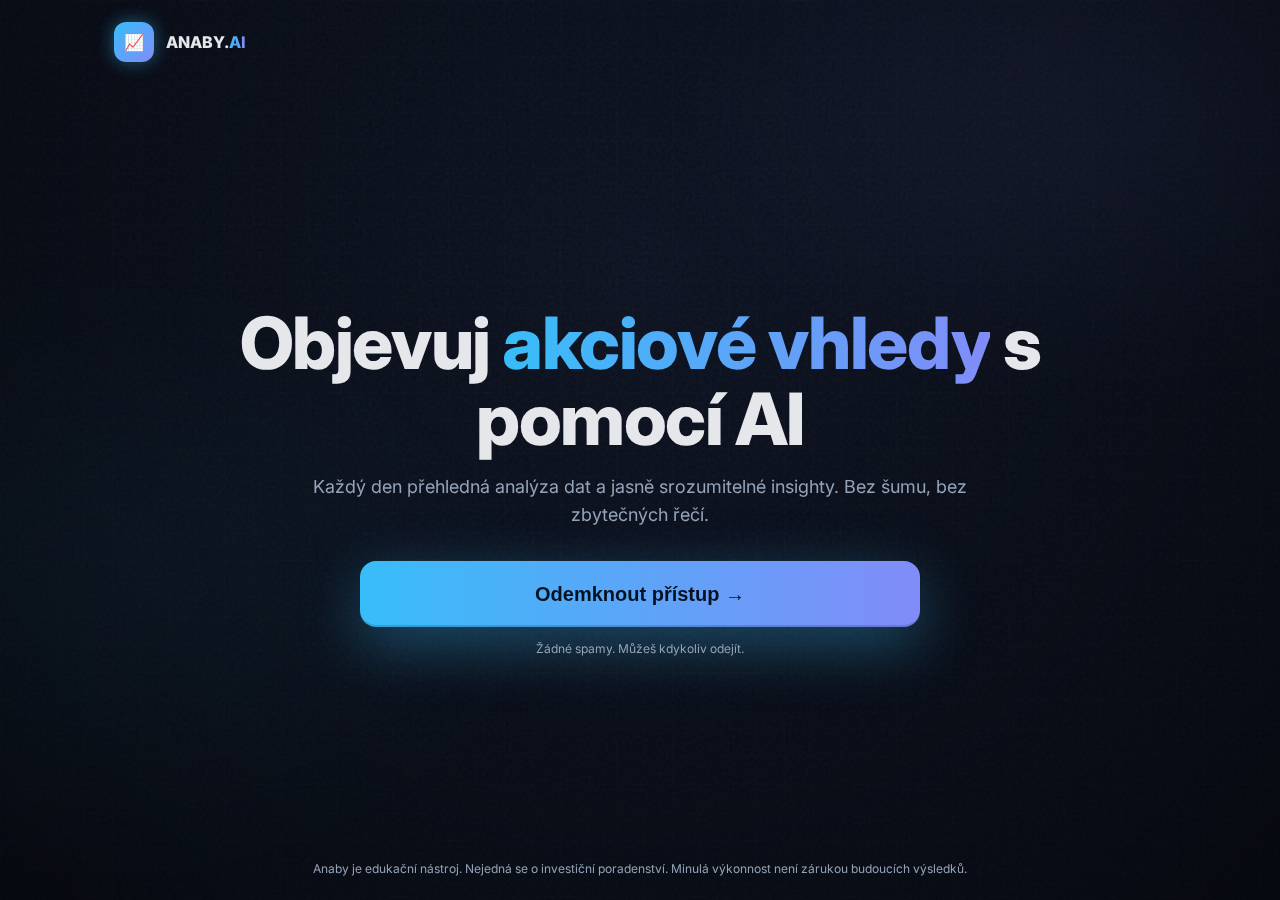
<file: public/index.html>
<!DOCTYPE html>
<html lang="cs">
<head>
  <meta charset="UTF-8" />
  <meta name="viewport" content="width=device-width, initial-scale=1.0, viewport-fit=cover" />
  <title>Anaby - AI pohled na trhy</title>
  <link href="https://fonts.googleapis.com/css2?family=Inter:wght@300;400;700;800&display=swap" rel="stylesheet">
  <style>
    :root { --bg:#0b1120; --txt:#e5e7eb; --muted:#94a3b8; --g1:#38bdf8; --g2:#818cf8; }
    *{ box-sizing:border-box }
    html,body{ height:100% }
    body{
      margin:0; font-family:'Inter',system-ui,Segoe UI,Roboto,Arial,sans-serif;
      color:var(--txt); background:var(--bg);
      display:flex; flex-direction:column; min-height:100svh;
    }
    .container{ max-width:1100px; margin:0 auto; padding:0 24px }
    .bg{ position:fixed; inset:0; pointer-events:none; z-index:-1 }
    .bg::before, .bg::after{
      content:""; position:absolute; inset:-20% -10% -10% -10%; filter:blur(40px); opacity:.28
    }
    .bg::before{
      background:
        radial-gradient(60vmax 40vmax at 15% 65%, rgba(56,189,248,.25) 0%, rgba(56,189,248,0) 60%),
        radial-gradient(55vmax 35vmax at 80% 25%, rgba(129,140,248,.35) 0%, rgba(129,140,248,0) 62%);
    }
    .bg::after{
      background: radial-gradient(90vmax 45vmax at 50% -10%, rgba(56,189,248,.35) 0%, rgba(56,189,248,0) 55%);
    }
    .grid{
      position:absolute; inset:0; opacity:.12; mix-blend-mode:overlay;
      background-image:
        linear-gradient(rgba(255,255,255,.06) 1px, transparent 1px),
        linear-gradient(90deg, rgba(255,255,255,.06) 1px, transparent 1px);
      background-size:28px 28px;
    }
    .vignette{ position:absolute; inset:0;
      background:radial-gradient(80vmax 80vmax at 50% 30%, rgba(0,0,0,0) 0%, rgba(0,0,0,.4) 65%, rgba(0,0,0,.65) 100%)
    }
    .noise{
      position:absolute; inset:0; opacity:.06; mix-blend-mode:soft-light;
      background-image:url("data:image/svg+xml;utf8,\
<svg xmlns='http://www.w3.org/2000/svg' viewBox='0 0 100 100' preserveAspectRatio='none'>\
<filter id='n'><feTurbulence type='fractalNoise' baseFrequency='0.9' numOctaves='2' stitchTiles='stitch'/></filter>\
<rect width='100' height='100' filter='url(%23n)'/></svg>");
      background-size:300px 300px;
    }
    header{ padding:22px 0 }
    .logo{ display:flex; align-items:center; gap:12px; font-weight:800 }
    .logo-badge{
      width:40px; height:40px; border-radius:12px; display:grid; place-items:center;
      background:linear-gradient(135deg,var(--g1),var(--g2));
      box-shadow:0 0 18px rgba(56,189,248,.45);
    }
    .brand .grad{ background:linear-gradient(90deg,var(--g1),var(--g2));
      -webkit-background-clip:text; background-clip:text; color:transparent }
    .hero{ display:grid; place-items:center; text-align:center; padding:10vh 0 6vh; flex:1 }
    .headline{ margin:0 0 16px; font-weight:800; letter-spacing:-.02em;
      font-size:clamp(34px,7.6vw,72px); line-height:1.06; }
    .hl-grad{ background:linear-gradient(90deg,var(--g1),var(--g2));
      -webkit-background-clip:text; background-clip:text; color:transparent }
    .sub{ margin:0 auto 32px; color:var(--muted); max-width:720px;
      font-size:clamp(14px,2.6vw,18px); line-height:1.55 }
    .cta{ display:flex; justify-content:center }
    .btn{
      --h:66px; appearance:none; border:0; cursor:pointer; outline:0; font-weight:800;
      padding:0 32px; height:var(--h); min-width:min(560px,94vw);
      border-radius:16px; background:linear-gradient(90deg,var(--g1),var(--g2));
      color:#06121f; box-shadow:0 18px 60px rgba(56,189,248,.35), inset 0 -2px 0 rgba(0,0,0,.15);
      font-size:clamp(16px,3.8vw,20px); transition:transform .12s ease;
    }
    .btn:hover{ transform:translateY(-2px) }
    .btn:active{ transform:translateY(0) scale(.99) }
    .micro{ margin-top:14px; font-size:12px; color:var(--muted) }
    .footer{ padding:20px 0 24px; text-align:center; color:var(--muted); font-size:12px }
    @media(max-width:640px){
      .hero{ padding:12vh 0 7vh }
      .btn{ min-width:92vw; height:64px }
      .footer{ padding-bottom:calc(24px + env(safe-area-inset-bottom)) }
    }
  </style>
</head>
<body>
  <div class="bg" aria-hidden="true"><div class="grid"></div><div class="vignette"></div><div class="noise"></div></div>

  <header>
    <div class="container">
      <div class="logo">
        <div class="logo-badge">📈</div>
        <div class="brand">ANABY.<span class="grad">AI</span></div>
      </div>
    </div>
  </header>

  <main class="hero">
    <div class="container">
      <h1 class="headline">Objevuj <span class="hl-grad">akciové vhledy</span> s pomocí AI</h1>
      <p class="sub">Každý den přehledná analýza dat a jasně srozumitelné insighty. Bez šumu, bez zbytečných řečí.</p>
      <div class="cta">
        <button id="cta" class="btn">Odemknout přístup →</button>
      </div>
      <div class="micro">Žádné spamy. Můžeš kdykoliv odejít.</div>
    </div>
  </main>

  <div class="footer container">
    Anaby je edukační nástroj. Nejedná se o investiční poradenství. Minulá výkonnost není zárukou budoucích výsledků.
  </div>

  <script>
    // === KONFIG ===
    const SESSION_WEBHOOK = 'https://primary-production-e1615.up.railway.app/webhook/validate-session';
    const TIMEOUT_MS = 5000; // max čekání, pokud webhook "neodpoví" schválně

    const ctaBtn = document.getElementById('cta');

    function fetchWithTimeout(resource, options = {}) {
      const controller = new AbortController();
      const id = setTimeout(() => controller.abort(), TIMEOUT_MS);
      return fetch(resource, { ...options, signal: controller.signal })
        .finally(() => clearTimeout(id));
    }

    async function checkSessionAndRoute(){
      const originalText = ctaBtn.textContent;
      ctaBtn.disabled = true;
      ctaBtn.textContent = 'Kontroluji přístup…';

      try{
        const stored = localStorage.getItem('sessionID');

        // Není nic v localStorage → rovnou login
        if(!stored){
          window.location.href = 'anaby_auth_ui.html';
          return;
        }

        // Webhook: úspěch = vrátí JSON { sessionID: "..." }
        // Neúspěch = neodpoví / timeout → login
        let data = null;
        try {
          const res = await fetchWithTimeout(SESSION_WEBHOOK, {
            method: 'POST',
            headers: { 'Content-Type': 'application/json' },
            body: JSON.stringify({ sessionID: stored })
          });
          // Pokud server neodpověděl vůbec (abort), skočíme do catch níže
          data = await res.json().catch(() => null);
        } catch(_) {
          data = null; // timeout / síťová chyba / žádná odpověď
        }

        const sid = (data && typeof data.sessionID === 'string' && data.sessionID.trim()) ? data.sessionID.trim() : '';

        if(sid){
          // uložit případně rotované ID a jít dál
          try{ localStorage.setItem('sessionID', sid); }catch(_){}
          window.location.href = `/homepage.html?sessionID=${encodeURIComponent(sid)}`;
        }else{
          // žádná nebo prázdná odpověď → login
          window.location.href = 'anaby_auth_ui.html';
        }
      } finally {
        // fallback kdyby redirect neproběhl
        ctaBtn.disabled = false;
        ctaBtn.textContent = originalText;
      }
    }

    ctaBtn.addEventListener('click', checkSessionAndRoute);

    document.addEventListener('keydown', (e) => {
      if (e.key === 'Enter') ctaBtn?.click();
    });
  </script>
</body>
</html>
</file>
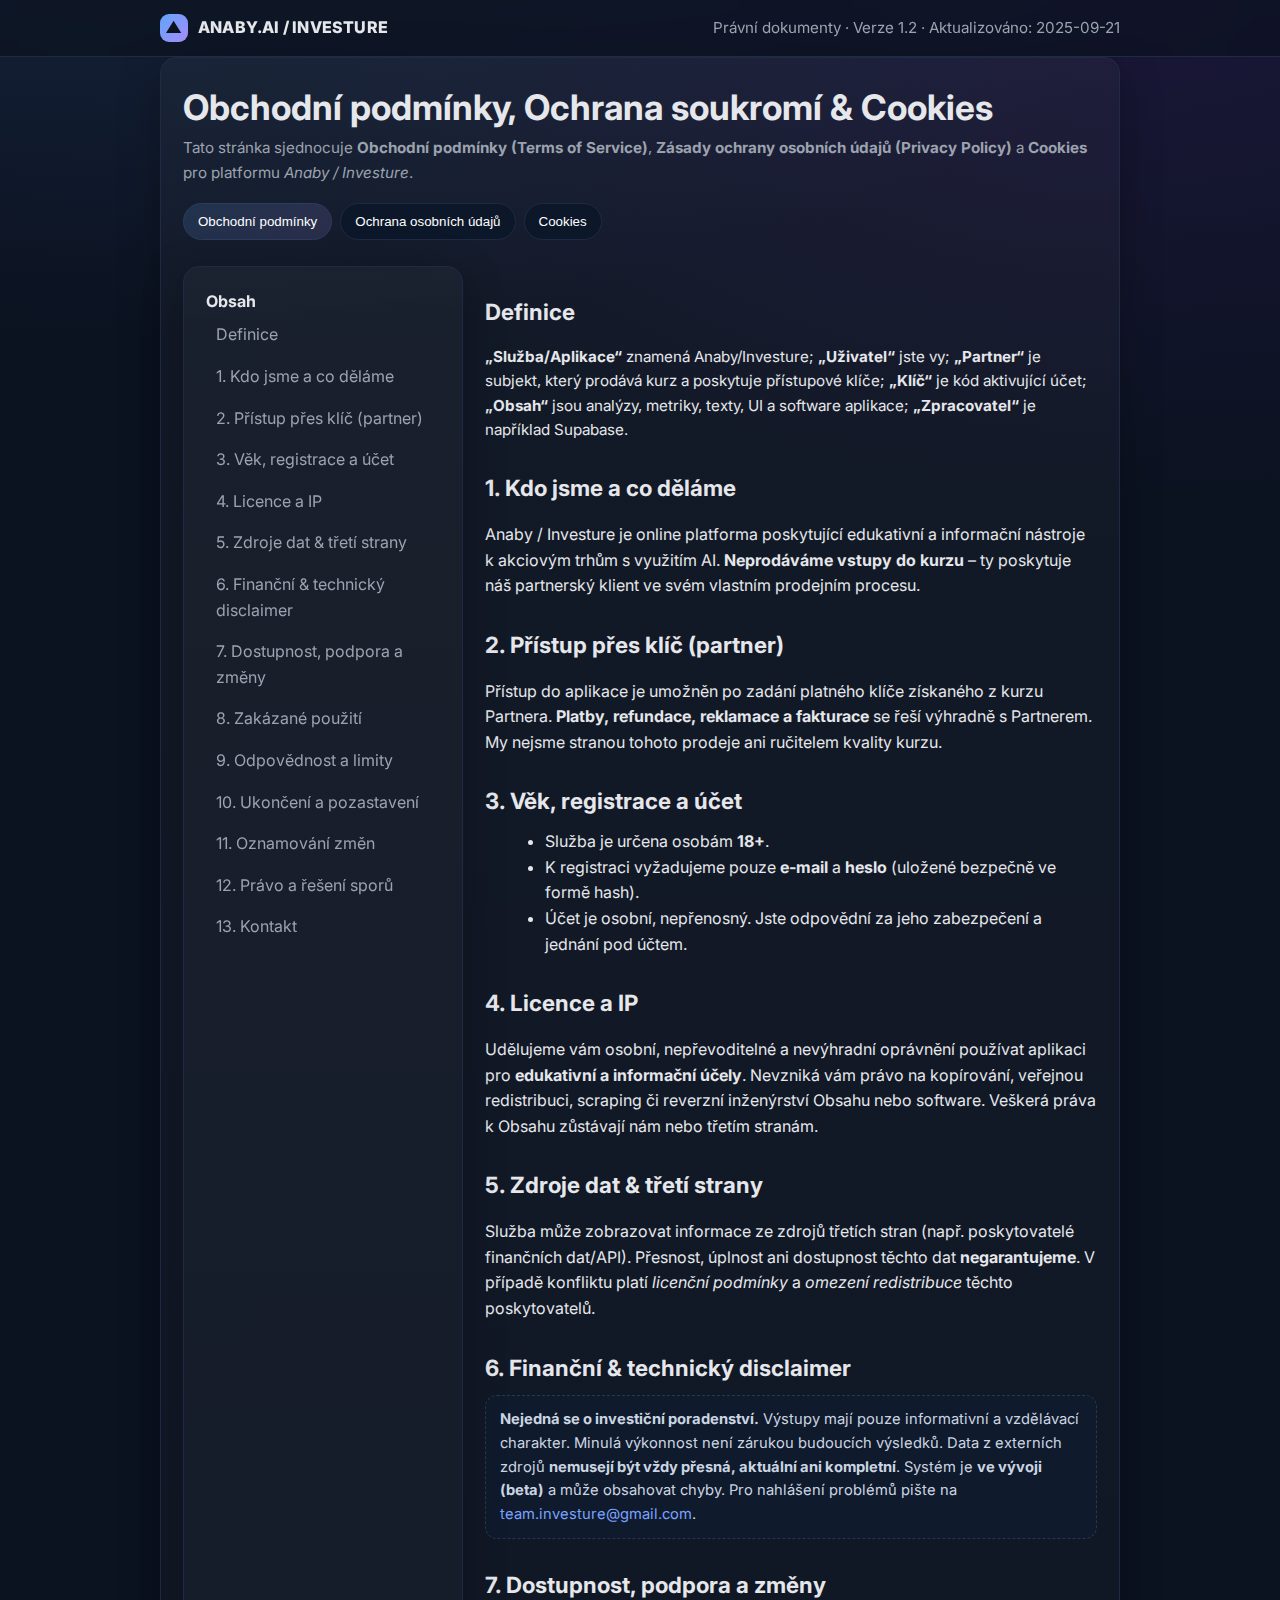
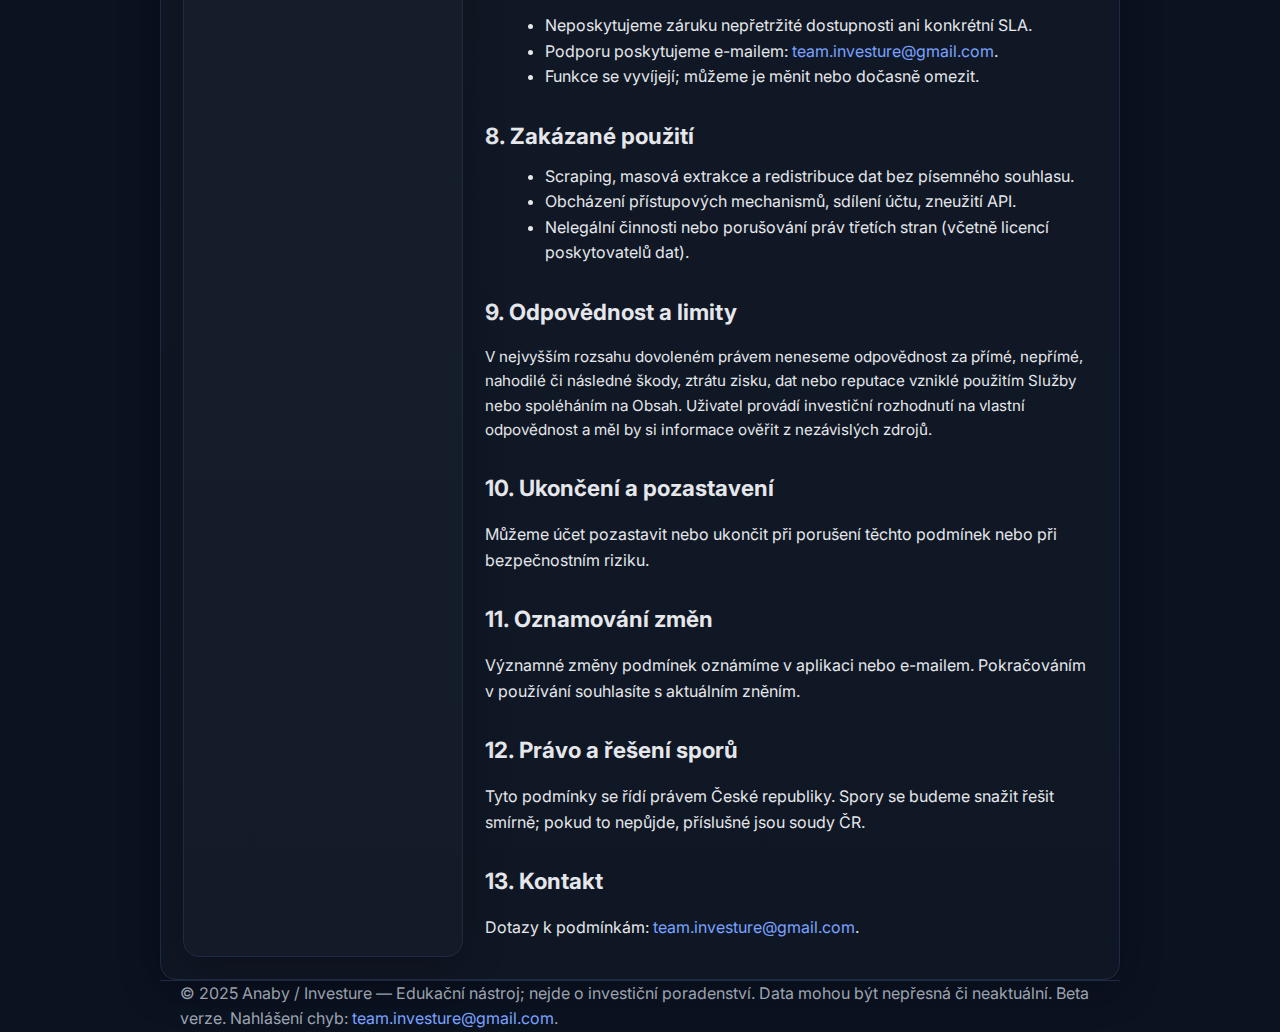
<file: public/legal.html>
<!DOCTYPE html>
<html lang="cs">
<head>
  <meta charset="UTF-8" />
  <meta name="viewport" content="width=device-width, initial-scale=1.0" />
  <title>Právní dokumenty – Anaby / Investure</title>
  <meta name="description" content="Obchodní podmínky, zásady ochrany osobních údajů a cookies pro Anaby/Investure." />
  <link href="https://fonts.googleapis.com/css2?family=Inter:wght@300;400;600;800&display=swap" rel="stylesheet">
  <style>
    :root{
      --bg:#0b1220; --panel:#0f1a2c; --txt:#e5e7eb; --muted:#9ca3af;
      --border:#1f2a44; --g1:#60a5fa; --g2:#a78bfa; --accent:#7aa2ff;
    }
    *{box-sizing:border-box}
    body{margin:0; font-family:Inter,ui-sans-serif,system-ui,-apple-system,Segoe UI,Roboto,"Helvetica Neue",Arial;
      color:var(--txt); background:
      radial-gradient(1200px 600px at 10% -10%, #1b2a47, transparent),
      radial-gradient(900px 500px at 90% 0%, #1a1738, transparent), var(--bg);
      line-height:1.6}
    a{color:var(--accent); text-decoration:none}
    a:hover{text-decoration:underline}
    header{position:sticky; top:0; z-index:10; backdrop-filter:blur(8px);
      background:rgba(10,16,28,.6); border-bottom:1px solid var(--border)}
    .wrap{max-width:1000px; margin:0 auto; padding:0 20px}
    .row{display:flex; align-items:center; justify-content:space-between; gap:16px; padding:14px 0}
    .brand{display:flex; align-items:center; gap:10px; font-weight:800; letter-spacing:.2px}
    .badge{width:28px; height:28px; border-radius:9px; display:grid; place-items:center;
      background:linear-gradient(135deg,var(--g1),var(--g2)); color:#0b1220; font-weight:900}
    .subtle{color:var(--muted); font-size:.95rem}
    main{padding:42px 0 80px}
    h1{font-size:2.2rem; line-height:1.2; margin:6px 0 8px}
    h2{font-size:1.4rem; margin:28px 0 10px}
    h3{font-size:1.05rem; margin:18px 0 8px}
    .panel{background:linear-gradient(180deg,rgba(255,255,255,.03),rgba(255,255,255,.02));
      border:1px solid var(--border); border-radius:16px; padding:22px; box-shadow:0 8px 40px rgba(0,0,0,.25)}
    .tabs{display:flex; gap:8px; flex-wrap:wrap; margin:18px 0 26px}
    .tab{padding:10px 14px; border:1px solid var(--border); border-radius:999px; cursor:pointer; background:#0d172a;color: #ffffff;}
    .tab[aria-selected="true"]{background:linear-gradient(135deg,rgba(96,165,250,.15),rgba(167,139,250,.15)); border-color:#2b3c5e}
    .two-col{display:grid; grid-template-columns:280px 1fr; gap:22px}
    @media (max-width:940px){.two-col{grid-template-columns:1fr}}
    nav.toc{position:sticky; top:76px}
    nav.toc a{display:block; padding:8px 10px; border-radius:10px; color:var(--muted)}
    nav.toc a:hover{background:#0f1a2c; color:var(--txt)}
    ul{margin:8px 0 8px 20px}
    .note{font-size:.92rem; color:#cbd5e1; background:#0f1a2c; border:1px dashed #253753; padding:12px 14px; border-radius:12px}
    .small{font-size:.95rem}
    footer{margin:40px 0 0; padding:24px 0 48px; border-top:1px solid var(--border); color:var(--muted)}
    code{background:#0f1a2c; padding:2px 6px; border-radius:6px; border:1px solid #1f2a44}
  </style>
</head>
<body>
<header>
  <div class="wrap">
    <div class="row">
      <div class="brand"><div class="badge">▲</div><div>ANABY.AI / INVESTURE</div></div>
      <div class="subtle">Právní dokumenty · Verze 1.2 · Aktualizováno: <span id="updated">2025-09-21</span></div>
    </div>
  </div>
</header>

<main class="wrap">
  <section class="panel">
    <h1>Obchodní podmínky, Ochrana soukromí &amp; Cookies</h1>
    <p class="subtle" style="margin:0">
      Tato stránka sjednocuje <strong>Obchodní podmínky (Terms of Service)</strong>, <strong>Zásady ochrany osobních údajů (Privacy Policy)</strong> a <strong>Cookies</strong>
      pro platformu <em>Anaby / Investure</em>.
    </p>

    <div class="tabs" role="tablist" aria-label="Dokumenty">
      <button class="tab" role="tab" aria-selected="true" aria-controls="tab-tos" id="tabbtn-tos">Obchodní podmínky</button>
      <button class="tab" role="tab" aria-selected="false" aria-controls="tab-privacy" id="tabbtn-privacy">Ochrana osobních údajů</button>
      <button class="tab" role="tab" aria-selected="false" aria-controls="tab-cookies" id="tabbtn-cookies">Cookies</button>
    </div>

    <!-- TERMS -->
    <section id="tab-tos" role="tabpanel" aria-labelledby="tabbtn-tos">
      <div class="two-col">
        <nav class="toc panel" aria-label="Obsah – Terms">
          <strong>Obsah</strong>
          <a href="#tos-def">Definice</a>
          <a href="#tos-1">1. Kdo jsme a co děláme</a>
          <a href="#tos-2">2. Přístup přes klíč (partner)</a>
          <a href="#tos-3">3. Věk, registrace a účet</a>
          <a href="#tos-4">4. Licence a IP</a>
          <a href="#tos-5">5. Zdroje dat & třetí strany</a>
          <a href="#tos-6">6. Finanční & technický disclaimer</a>
          <a href="#tos-7">7. Dostupnost, podpora a změny</a>
          <a href="#tos-8">8. Zakázané použití</a>
          <a href="#tos-9">9. Odpovědnost a limity</a>
          <a href="#tos-10">10. Ukončení a pozastavení</a>
          <a href="#tos-11">11. Oznamování změn</a>
          <a href="#tos-12">12. Právo a řešení sporů</a>
          <a href="#tos-13">13. Kontakt</a>
        </nav>

        <div>
          <h2 id="tos-def">Definice</h2>
          <p class="small">
            <strong>„Služba/Aplikace“</strong> znamená Anaby/Investure; <strong>„Uživatel“</strong> jste vy; <strong>„Partner“</strong> je subjekt, který prodává kurz a poskytuje přístupové klíče;
            <strong>„Klíč“</strong> je kód aktivující účet; <strong>„Obsah“</strong> jsou analýzy, metriky, texty, UI a software aplikace; <strong>„Zpracovatel“</strong> je například Supabase.
          </p>

          <h2 id="tos-1">1. Kdo jsme a co děláme</h2>
          <p>
            Anaby / Investure je online platforma poskytující edukativní a informační nástroje k akciovým trhům s využitím AI.
            <strong>Neprodáváme vstupy do kurzu</strong> – ty poskytuje náš partnerský klient ve svém vlastním prodejním procesu.
          </p>

          <h2 id="tos-2">2. Přístup přes klíč (partner)</h2>
          <p>
            Přístup do aplikace je umožněn po zadání platného klíče získaného z kurzu Partnera. <strong>Platby, refundace, reklamace a fakturace</strong>
            se řeší výhradně s Partnerem. My nejsme stranou tohoto prodeje ani ručitelem kvality kurzu.
          </p>

          <h2 id="tos-3">3. Věk, registrace a účet</h2>
          <ul>
            <li>Služba je určena osobám <strong>18+</strong>.</li>
            <li>K registraci vyžadujeme pouze <strong>e-mail</strong> a <strong>heslo</strong> (uložené bezpečně ve formě hash).</li>
            <li>Účet je osobní, nepřenosný. Jste odpovědní za jeho zabezpečení a jednání pod účtem.</li>
          </ul>

          <h2 id="tos-4">4. Licence a IP</h2>
          <p>
            Udělujeme vám osobní, nepřevoditelné a nevýhradní oprávnění používat aplikaci pro <strong>edukativní a informační účely</strong>.
            Nevzniká vám právo na kopírování, veřejnou redistribuci, scraping či reverzní inženýrství Obsahu nebo software.
            Veškerá práva k Obsahu zůstávají nám nebo třetím stranám.
          </p>

          <h2 id="tos-5">5. Zdroje dat &amp; třetí strany</h2>
          <p>
            Služba může zobrazovat informace ze zdrojů třetích stran (např. poskytovatelé finančních dat/API). Přesnost, úplnost ani dostupnost těchto dat <strong>negarantujeme</strong>.
            V případě konfliktu platí <em>licenční podmínky</em> a <em>omezení redistribuce</em> těchto poskytovatelů.
          </p>

          <h2 id="tos-6">6. Finanční &amp; technický disclaimer</h2>
          <div class="note">
            <strong>Nejedná se o investiční poradenství.</strong> Výstupy mají pouze informativní a vzdělávací charakter.
            Minulá výkonnost není zárukou budoucích výsledků. Data z externích zdrojů <strong>nemusejí být vždy přesná, aktuální ani kompletní</strong>.
            Systém je <strong>ve vývoji (beta)</strong> a může obsahovat chyby. Pro nahlášení problémů pište na
            <a href="mailto:team.investure@gmail.com">team.investure@gmail.com</a>.
          </div>

          <h2 id="tos-7">7. Dostupnost, podpora a změny</h2>
          <ul>
            <li>Neposkytujeme záruku nepřetržité dostupnosti ani konkrétní SLA.</li>
            <li>Podporu poskytujeme e-mailem: <a href="mailto:team.investure@gmail.com">team.investure@gmail.com</a>.</li>
            <li>Funkce se vyvíjejí; můžeme je měnit nebo dočasně omezit.</li>
          </ul>

          <h2 id="tos-8">8. Zakázané použití</h2>
          <ul>
            <li>Scraping, masová extrakce a redistribuce dat bez písemného souhlasu.</li>
            <li>Obcházení přístupových mechanismů, sdílení účtu, zneužití API.</li>
            <li>Nelegální činnosti nebo porušování práv třetích stran (včetně licencí poskytovatelů dat).</li>
          </ul>

          <h2 id="tos-9">9. Odpovědnost a limity</h2>
          <p class="small">
            V nejvyšším rozsahu dovoleném právem neneseme odpovědnost za přímé, nepřímé, nahodilé či následné škody, ztrátu zisku,
            dat nebo reputace vzniklé použitím Služby nebo spoléháním na Obsah. Uživatel provádí investiční rozhodnutí na vlastní odpovědnost
            a měl by si informace ověřit z nezávislých zdrojů.
          </p>

          <h2 id="tos-10">10. Ukončení a pozastavení</h2>
          <p>Můžeme účet pozastavit nebo ukončit při porušení těchto podmínek nebo při bezpečnostním riziku.</p>

          <h2 id="tos-11">11. Oznamování změn</h2>
          <p>Významné změny podmínek oznámíme v aplikaci nebo e-mailem. Pokračováním v používání souhlasíte s aktuálním zněním.</p>

          <h2 id="tos-12">12. Právo a řešení sporů</h2>
          <p>Tyto podmínky se řídí právem České republiky. Spory se budeme snažit řešit smírně; pokud to nepůjde, příslušné jsou soudy ČR.</p>

          <h2 id="tos-13">13. Kontakt</h2>
          <p>Dotazy k podmínkám: <a href="mailto:team.investure@gmail.com">team.investure@gmail.com</a>.</p>
        </div>
      </div>
    </section>

    <!-- PRIVACY -->
    <section id="tab-privacy" role="tabpanel" aria-labelledby="tabbtn-privacy" hidden>
      <div class="two-col">
        <nav class="toc panel" aria-label="Obsah – Privacy">
          <strong>Obsah</strong>
          <a href="#pr-1">1. Správce a kontakty</a>
          <a href="#pr-2">2. Kategorie údajů</a>
          <a href="#pr-3">3. Účely a právní základy</a>
          <a href="#pr-4">4. Doba uchování</a>
          <a href="#pr-5">5. Zpracovatelé / příjemci</a>
          <a href="#pr-6">6. Přenosy mimo EHP</a>
          <a href="#pr-7">7. Bezpečnost & incidenty</a>
          <a href="#pr-8">8. Vaše práva</a>
          <a href="#pr-9">9. Stížnost k ÚOOÚ</a>
          <a href="#pr-10">10. Změny zásad</a>
        </nav>

        <div>
          <h2 id="pr-1">1. Správce a kontakty</h2>
          <p>
            Správcem osobních údajů je <strong>Jan Kudelňák</strong> (Anaby / Investure),
            e-mail: <a href="mailto:team.investure@gmail.com">team.investure@gmail.com</a>.
            <!-- Volitelné: doplň IČO/sídlo, pokud máš -->
          </p>

          <h2 id="pr-2">2. Kategorie údajů</h2>
          <ul>
            <li><strong>Identifikační a kontaktní:</strong> e-mail.</li>
            <li><strong>Autentizační:</strong> heslo uložené <em>výhradně ve formě kryptografického hashe</em>; nezbytné session tokeny/cookies.</li>
            <li><strong>Technické/provozní logy:</strong> události nutné pro bezpečnost a stabilitu (např. chyby, audit přihlášení).</li>
          </ul>
          <p>Nepoužíváme Google Analytics, Meta Pixel ani jiné marketingové trackery.</p>

          <h2 id="pr-3">3. Účely a právní základy</h2>
          <ul>
            <li><strong>Poskytnutí služby a správa účtu</strong> – smluvní plnění (čl. 6/1/b GDPR).</li>
            <li><strong>Bezpečnost, prevence zneužití, logování</strong> – oprávněný zájem (čl. 6/1/f).</li>
            <li><strong>Provozní komunikace (servisní e-maily)</strong> – oprávněný zájem / smluvní plnění.</li>
          </ul>

          <h2 id="pr-4">4. Doba uchování</h2>
          <p>
            Údaje uchováváme po dobu <strong>aktivního členství/účtu</strong>. Po ukončení provedeme smazání nebo anonymizaci
            v přiměřené lhůtě, není-li vyžadováno delší uchování (např. zálohy/logy pro bezpečnost po omezenou dobu).
          </p>

          <h2 id="pr-5">5. Zpracovatelé / příjemci</h2>
          <ul>
            <li><strong>Supabase</strong> – databáze/hosting dat uživatelů.</li>
            <li><strong>E-mailová infrastruktura</strong> (např. Google Workspace / SMTP) – doručování servisní komunikace.</li>
            <li><strong>Nástroje provozu/CI</strong> (např. n8n, hosting frontendu) – provoz workflow a aplikace.</li>
          </ul>
          <p>Se zpracovateli máme uzavřené odpovídající smlouvy o zpracování. Údaje <strong>neprodáváme</strong>.</p>

          <h2 id="pr-6">6. Přenosy mimo EHP</h2>
          <p>
            Někteří zpracovatelé mohou sídlit mimo EHP. V takovém případě využíváme standardní smluvní doložky (SCC) nebo jiné
            vhodné záruky dle GDPR. Detaily vám sdělíme na vyžádání.
          </p>

          <h2 id="pr-7">7. Bezpečnost &amp; incidenty</h2>
          <ul>
            <li>Hesla ukládáme ve formě hash s funkcí určenou pro ukládání hesel (např. Argon2/bcrypt).</li>
            <li>Přenos probíhá přes šifrované spojení (HTTPS). Přístupy jsou omezené a auditované.</li>
            <li>Při bezpečnostním incidentu vyhodnotíme dopad a pokud bude třeba, informujeme vás i dozorový úřad dle GDPR.</li>
          </ul>

          <h2 id="pr-8">8. Vaše práva</h2>
          <p>Máte právo na přístup, opravu, výmaz, omezení, námitku a přenositelnost. Žádosti posílejte na <a href="mailto:team.investure@gmail.com">team.investure@gmail.com</a>.</p>

          <h2 id="pr-9">9. Stížnost k ÚOOÚ</h2>
          <p>Můžete se obrátit na <a href="https://www.uoou.cz/" target="_blank" rel="noopener">Úřad pro ochranu osobních údajů</a>, pokud se domníváte, že porušujeme GDPR.</p>

          <h2 id="pr-10">10. Změny zásad</h2>
          <p>Tyto zásady můžeme aktualizovat; významné změny oznámíme v aplikaci nebo e-mailem. Datum poslední aktualizace je uveden nahoře.</p>
        </div>
      </div>
    </section>

    <!-- COOKIES -->
    <section id="tab-cookies" role="tabpanel" aria-labelledby="tabbtn-cookies" hidden>
      <div class="two-col">
        <nav class="toc panel" aria-label="Obsah – Cookies">
          <strong>Obsah</strong>
          <a href="#ck-1">1. Co jsou cookies</a>
          <a href="#ck-2">2. Jaké cookies používáme</a>
          <a href="#ck-3">3. Správa cookies</a>
          <a href="#ck-4">4. Kontakt</a>
        </nav>
        <div>
          <h2 id="ck-1">1. Co jsou cookies</h2>
          <p>Cookies jsou malé soubory, které si web ukládá do prohlížeče. U nás slouží pouze k přihlášení a bezpečnému provozu.</p>

          <h2 id="ck-2">2. Jaké cookies používáme</h2>
          <ul>
            <li><strong>Nezbytné (strictly necessary)</strong> – autentizační a session cookies pro přihlášení, autorizaci API a ochranu proti zneužití.</li>
          </ul>
          <p><strong>Nepoužíváme</strong> analytické, marketingové ani profilovací cookies (např. Google Analytics, Meta Pixel).</p>

          <h2 id="ck-3">3. Správa cookies</h2>
          <p>Nezbytné cookies můžete omezit v prohlížeči, ale aplikace pak nemusí fungovat. Většina prohlížečů umožňuje cookies mazat/blokovat.</p>

          <h2 id="ck-4">4. Kontakt</h2>
          <p>Dotazy ke cookies: <a href="mailto:team.investure@gmail.com">team.investure@gmail.com</a>.</p>
        </div>
      </div>
    </section>
  </section>

  <footer class="wrap">
    <div>
      © 2025 Anaby / Investure — Edukační nástroj; nejde o investiční poradenství. Data mohou být nepřesná či neaktuální. Beta verze.
      Nahlášení chyb: <a href="mailto:team.investure@gmail.com">team.investure@gmail.com</a>.
    </div>
  </footer>
</main>

<script>
  // Přepínání tabů
  const tabs = [
    {btn:'tabbtn-tos', panel:'tab-tos'},
    {btn:'tabbtn-privacy', panel:'tab-privacy'},
    {btn:'tabbtn-cookies', panel:'tab-cookies'},
  ];
  tabs.forEach((t,i)=>{
    const b=document.getElementById(t.btn);
    const p=document.getElementById(t.panel);
    b.addEventListener('click', ()=>{
      tabs.forEach((x,j)=>{
        const bb=document.getElementById(x.btn);
        const pp=document.getElementById(x.panel);
        bb.setAttribute('aria-selected', String(i===j));
        pp.hidden = !(i===j);
      });
      p.scrollIntoView({behavior:'smooth', block:'start'});
    });
  });
</script>
</body>
</html>
</file>
